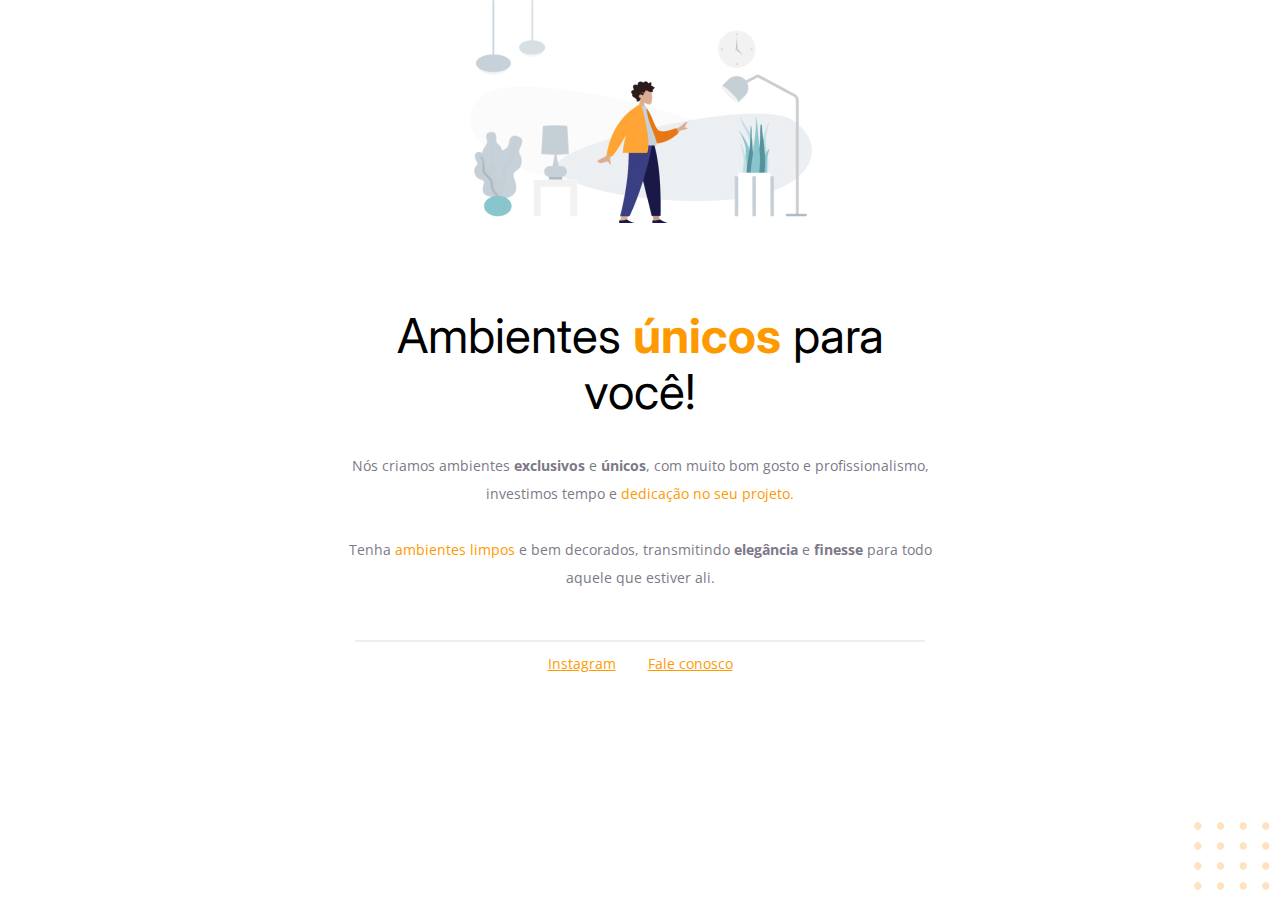
<file: CorrigindoBugs/01_MoveisCustomizados/index.html>
<!-- Instrução que define o tipo do documento. -->
<!DOCTYPE html>
<html lang="pt-br">
  <!-- Tag <head> contém as instruções para a página -->
  <head>
    <link rel="preconnect" href="https://fonts.googleapis.com" />
    <link rel="preconnect" href="https://fonts.gstatic.com" crossorigin />
    <meta charset="UTF-8" />
    <meta name="viewport" content="width=device-width, initial-scale=1.0" />
    <title>Móveis customizados</title>
    <link
      href="https://fonts.googleapis.com/css2?family=Inter:wght@400;700&family=Open+Sans:wght@400;700&display=swap"
      rel="stylesheet"
    />
    <link rel="stylesheet" href="style.css" />
  </head>

  <!-- Tag <body> é o corpo do documento, onde tem as informações que serão mostradas. -->
  <body>

    <div id="hero">
      <img src="images/img1.jpg" alt="Desenho de uma pessoa vestindo uma camisa amarela em uma sala com Móveis"/>
      <h1>Ambientes <span>únicos</span> para <br> você!</h1>
      <p>
        Nós criamos ambientes <strong>exclusivos</strong> e <strong>únicos</strong>, com muito
        bom gosto e profissionalismo, investimos tempo e
        <span>dedicação no seu projeto.</span>
        <br />
        <br />
        Tenha <span>ambientes limpos</span> e bem decorados, transmitindo
        <strong>elegância</strong> e <strong>finesse</strong>
        para todo aquele que estiver ali.
      </p>
    </div>
    
    
    <div class="line"></div>
    <div id="footer">
      <a target="_blank" href="https://instagram.com/moveisparavoce">Instagram</a>
      <a href="mailto:contato@moveisparavoce.com">Fale conosco</a>
    </div>
    <img id="balls" src="images/balls.svg" alt="Bolinhas alaranjadas no canto inferior direito da tela"/>
  </body>
</html>
</file>
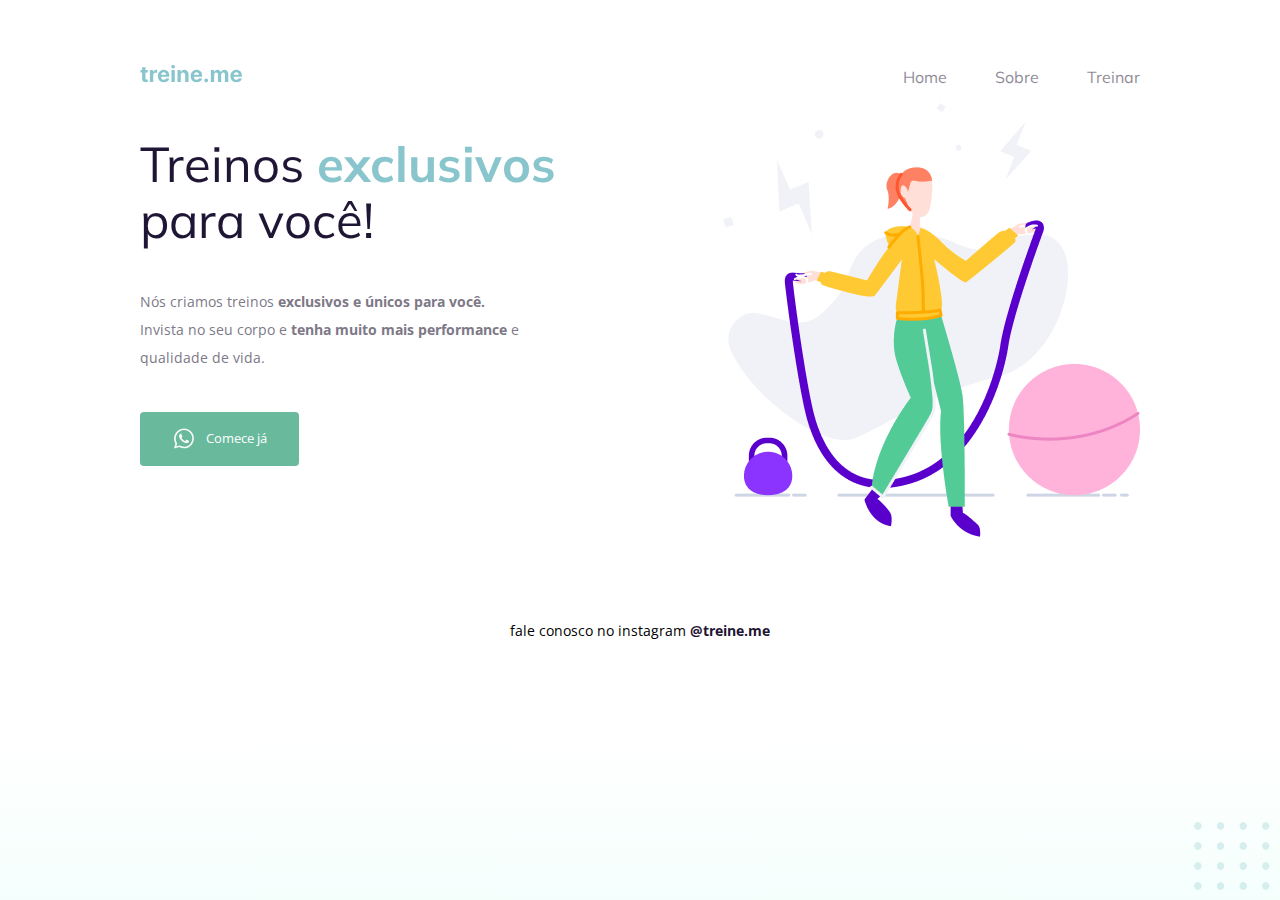
<file: CorrigindoBugs/02_Treine.me/index.html>
<!DOCTYPE html>
<html lang="pt-br">
  <head>
    <link rel="preconnect" href="https://fonts.googleapis.com">
    <link rel="preconnect" href="https://fonts.gstatic.com" crossorigin>

    <meta charset="UTF-8" />
    <meta name="viewport" content="width=device-width, initial-scale=1.0" />
    <title>Treine me</title>

    <link href="https://fonts.googleapis.com/css2?family=Mulish:wght@400;700&family=Open+Sans:wght@400;700&display=swap" rel="stylesheet">

    <link rel="stylesheet" href="style.css">

  </head>
  <body>
    <div class="page">
      <nav>
          <a id="logo" href="#">
            <img src="images/logo.svg" alt="Treine.me" />
          </a>
          <ul>
            <li><a href="#">Home</a></li>
            <li><a href="#">Sobre</a></li>
            <li><a href="#">Treinar</a></li>
          </ul>
      </nav>
      
      <main>
          <section>
            <h1>Treinos <span>exclusivos</span> para você!</h1>
            
            <p>
              Nós criamos treinos <strong>exclusivos e únicos para você.</strong></br>
              Invista no seu corpo e <strong>tenha muito mais performance</strong> e <br> qualidade de vida.
            </p>

            <button>
              <img src="images/whats.svg" alt="Ícone do whatsapp">
              Comece já
            </button>
          </section>
          <img src="images/img.png" alt="Desenho de uma mulher pulando corta numa academia.">
      </main>

      <footer>
          fale conosco no instagram <a href="https://instagram.com/treineme" target="_blank">@treine.me</a>
      </footer>
    </div>

    <img id="balls" src="images/balls.svg" alt="Bolinhas decorativas verdes no canto inferior direito da página.">

  </body>
</html>
</file>
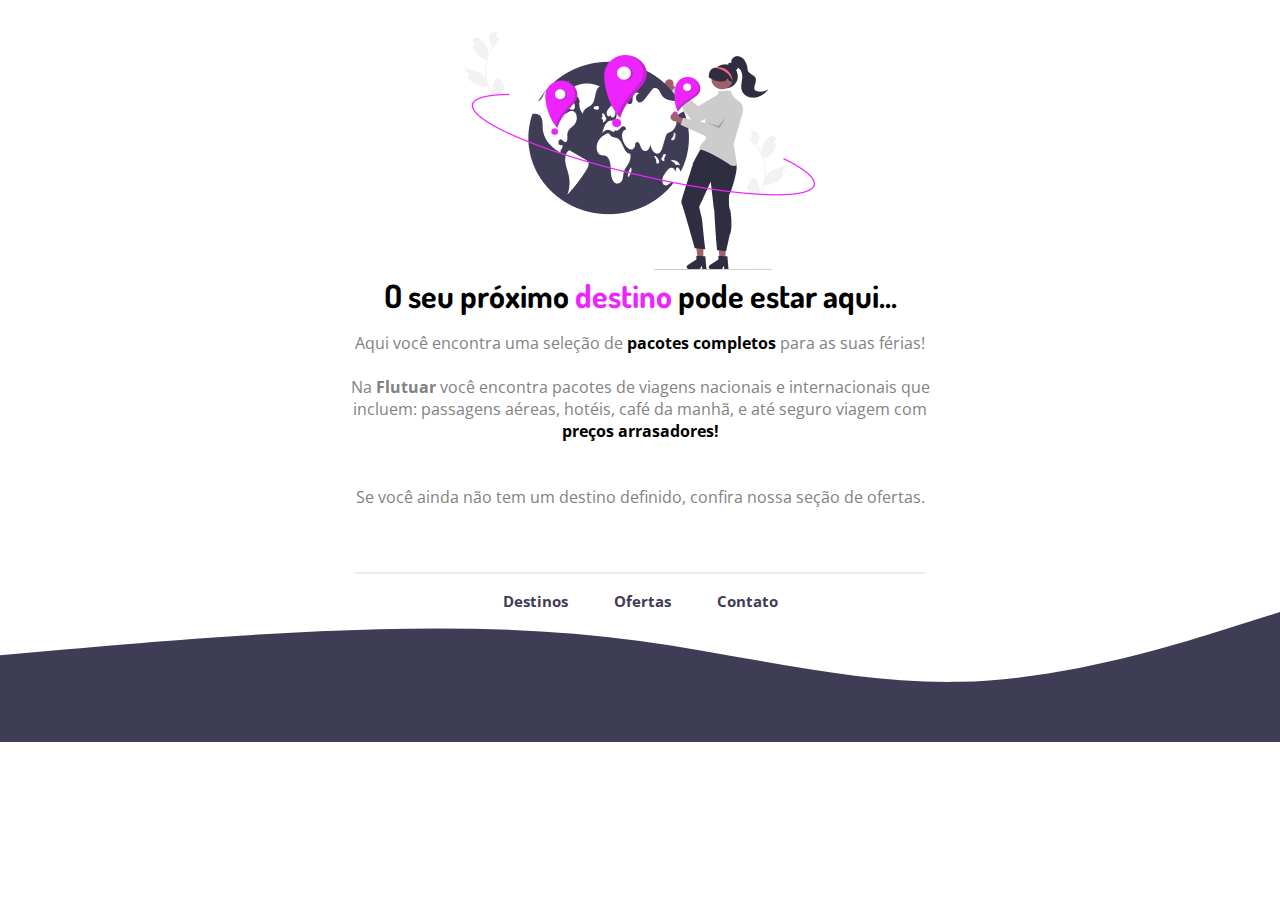
<file: RecriandoLayout/01_Flutuar/index.html>
<!DOCTYPE html>
<html lang="pt-br">
<head>
    <link rel="preconnect" href="https://fonts.googleapis.com">
<link rel="preconnect" href="https://fonts.gstatic.com" crossorigin>
<link href="https://fonts.googleapis.com/css2?family=Dosis:wght@500;700&family=Open+Sans:wght@400;700&display=swap" rel="stylesheet">
    <meta charset="UTF-8">
    <title>Flutuar</title>
    <meta name="viewport" content="width=device-width, initial-scale=1.0">
    <link rel="stylesheet" href="style.css">
    <link rel="shortcut icon" href="img/Favicon.svg" type="image/x-icon">
</head>
<body>

    <div class="main">
        <img src="img/img1.png" alt="">
        <h1 id="title-main">O seu próximo <span>destino</span> pode estar aqui...</h1>
        <p id="text-content">
            Aqui você encontra uma seleção de <strong>pacotes completos</strong> para as suas férias!
            <br>
            <br>
            Na <span>Flutuar</span> você encontra pacotes de viagens nacionais e internacionais que 
            incluem: passagens aéreas, hotéis, café da manhã, e até seguro viagem com <br> 
            <strong>preços arrasadores!</strong>
            <br>
            <br>
            <br>
            Se você ainda não tem um destino definido, confira nossa seção de ofertas.
        </p>
    </div>

    <div class="footer">
        <div id="line"></div>
        <a href="">Destinos</a>
        <a href="">Ofertas</a>
        <a href="">Contato</a>
    </div>
    
    <img class="wave" src="img/Wave.svg" alt="">

</body>
</html>
</file>
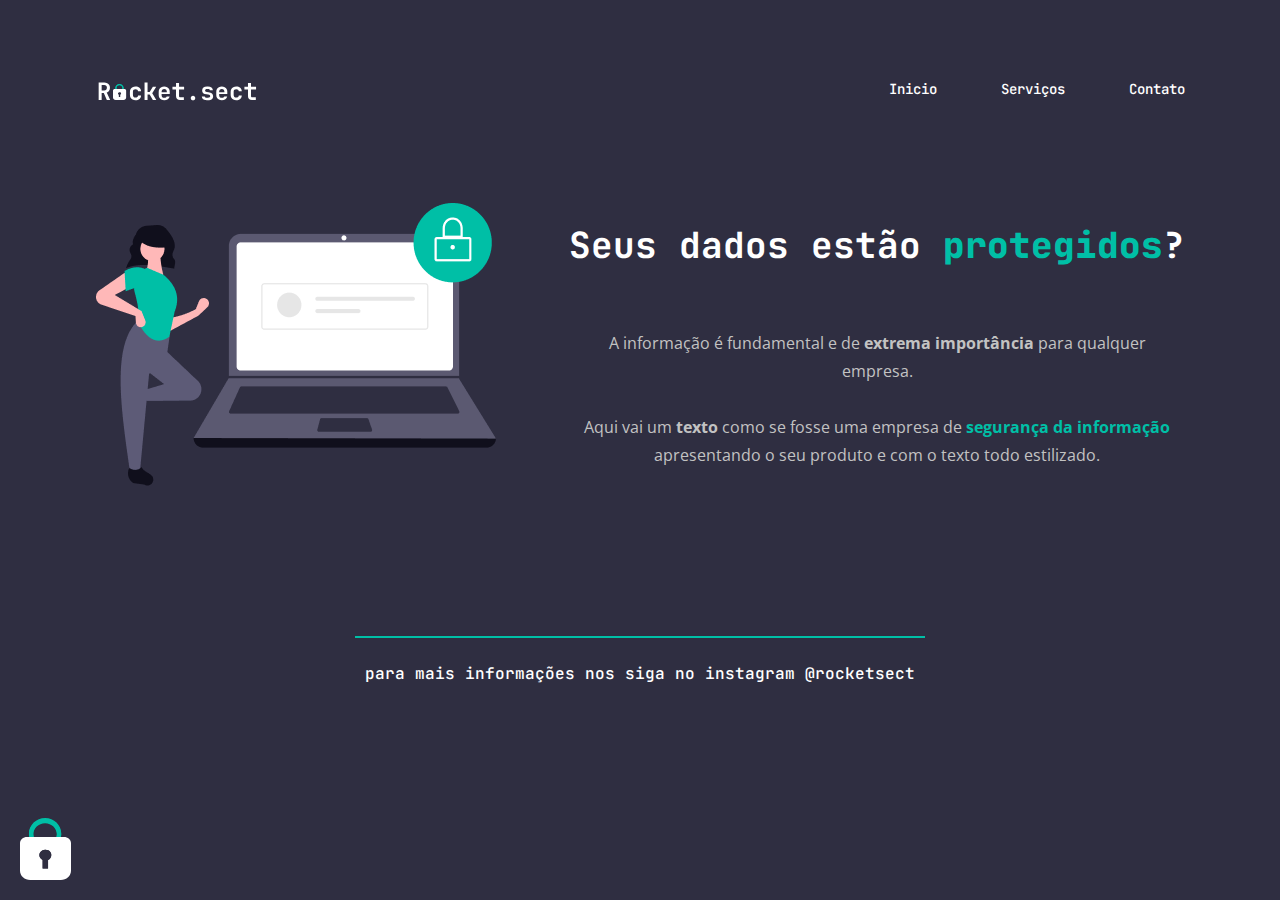
<file: RecriandoLayout/02_Rocket.sect/index.html>
<!DOCTYPE html>
<html lang="pt-br">
<head>
    <link rel="preconnect" href="https://fonts.googleapis.com">
    <link rel="preconnect" href="https://fonts.gstatic.com" crossorigin>
    <link href="https://fonts.googleapis.com/css2?family=JetBrains+Mono:wght@500;700&family=Open+Sans:wght@400;700&display=swap" rel="stylesheet">
    <meta charset="UTF-8">
    <meta name="viewport" content="width=device-width, initial-scale=1.0">
    <title>Rocket.sect</title>
    <link rel="stylesheet" href="style.css">
</head>
<body>
    <div class="page">
        <nav>
            <img src="images/logo.svg" alt="">
            <ul>
                <li><a href="#" target="_blank">Inicio</a></li>
                <li><a href="#" target="_blank">Serviços</a></li>
                <li><a href="#" target="_blank">Contato</a></li>
            </ul>
        </nav>
        
        <main>
            <img src="images/img1.png" alt="">
            <section>
                <h1>Seus dados estão <strong>protegidos</strong>?</h1>
                <p>A informação é fundamental e de <span>extrema importância</span> para qualquer <br> empresa.
                    <br> <br> 
                    Aqui vai um  <span>texto</span> como se fosse uma empresa de <strong>segurança da informação</strong> <br> 
                    apresentando o seu produto e com o texto todo estilizado.</p>
            </section>
        </main>

        <footer>
            <div class="line"></div>
            <p>para mais informações nos siga no instagram <a href="">@rocketsect</a></p>
        </footer>

    </div>

    <img id="padlock" src="images/padlock.svg" alt="">

</body>
</html>
</file>
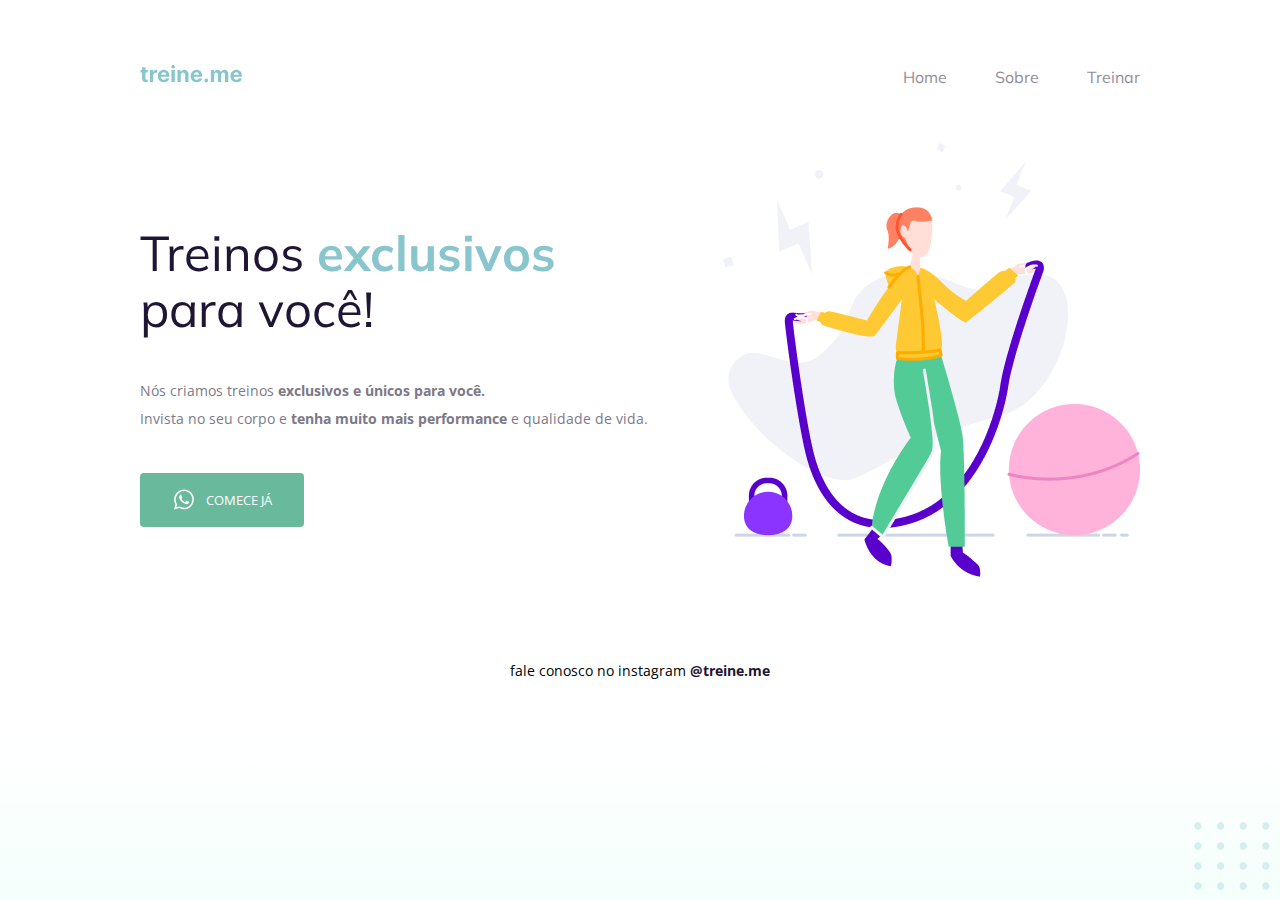
<file: SemanticaAcessibilidade/01_treine.me/index.html>
<!DOCTYPE html>
<html lang="pt-br">
  <head>
    <link rel="preconnect" href="https://fonts.googleapis.com">
    <link rel="preconnect" href="https://fonts.gstatic.com" crossorigin>
    <meta charset="UTF-8" />
    <meta name="viewport" content="width=device-width, initial-scale=1.0" />
    <title>Treine me</title>
    <link href="https://fonts.googleapis.com/css2?family=Mulish:wght@400;700&family=Open+Sans:wght@400;700&display=swap" rel="stylesheet">
    <link rel="stylesheet" href="style.css">

  </head>
  <body>
    <div class="page">
        <nav>
            <a id="logo" href="#">
              <img src="images/logo.svg" alt="Treine.me" />
            </a>
            <ul>
              <li><a href="#">Home</a></li>
              <li><a href="#">Sobre</a></li>
              <li><a href="#">Treinar</a></li>
            </ul>
        </nav>
    
      <main>
          <section>
              <h1>Treinos <span>exclusivos</span> para você!</h1>
              <p>
                Nós criamos treinos <strong>exclusivos e únicos para você.</strong></br>
                Invista no seu corpo e <strong>tenha muito mais performance</strong> e qualidade de vida.
              </p>
              <button>
                  <img src="images/whats.svg" alt="Ícone do whatsapp">
                  Comece já
              </button>
          </section>

          <img src="images/img.png" alt="Desenho de uma mulher pulando corta numa academia.">
          
      </main>
      <footer>
          fale conosco no instagram <a href="https://instagram.com/treineme" target="_blank">@treine.me</a>
      </footer>
    </div>

    <img id="balls" src="images/balls.svg" alt="Bolinhas decorativas verdes no canto inferior direito da página.">

  </body>
</html>
</file>
<file: CorrigindoBugs/01_MoveisCustomizados/style.css>
body {
  font-family: "Open Sans", sans-serif;
  text-align: center;
  margin: 0;
}

#hero {
    width: 592px;
    margin: 0 auto 48px;
}

#hero img {
    margin-bottom: 48px;
}

h1 {
  font-family: "Inter", sans-serif;
  font-size: 48px;
  line-height: 56px;
  font-weight: normal;
  margin-bottom: 32px;
}

h1 span {
  font-weight: bold;
}

span, a {
  color: #ff9900;
}

p, #footer {
  color: #7d7987;
  font-size: 14px;
  line-height: 28px;
}

#footer a + a {
    margin-left: 28px;
}

.line {
    width: 568px;
    height: 0;
    margin: 0 auto 8px;
    border: 1px solid #ECEFF2;
}

#balls {
    position: fixed;
    bottom: 0;
    right: 0;
}
</file>
<file: CorrigindoBugs/02_Treine.me/style.css>
body {
    margin: 0;
  
    font-family: "Open Sans", sans-serif;
  
    background: linear-gradient(180deg, rgb(227, 255, 248, 0) 82.08%, rgb(227, 255, 248, 0.38) 100%);
  
    min-height: 100vh;
  }
  
  .page {
    width: 1000px;
    margin: 0 auto;
    padding-top: 65px;
  }
  
  nav {
    display: flex;
    justify-content: space-between;
    align-items: center;
    
    margin-bottom: 15px;
  }
  
  ul {
    display: flex;
    gap: 48px;
    list-style: none;
    margin: 0;
    padding: 0;
  }
  
  a {
    color: #1f1534;
    text-decoration: none;
  }
  
  ul li a {
      opacity: 0.5;
  }
  
  ul li a:hover {
    font-weight: bold;
    opacity: 1;
  }
  
  h1,
  ul {
    font-family: "Mulish", sans-serif;
  }

  main {
    display: flex;
    justify-content: space-between;
  }

  h1 {
    font-size: 49px;
    line-height: 56px;
    color: #1f1534;
  
    font-weight: normal;
  
    width: 490px;
  }
  
  h1 span {
    color: #89c5cc;
    font-weight: bold;
  }
  
  section p {
    font-size: 14px;
    line-height: 28px;
    color: #7d7987;
  
    margin: 40px 0;
  }
  
  button {
    color: white;
    font-family: "Open Sans", sans-serif;
  
    background: #69B99D;
    border: 0;
    border-radius: 4px;
    padding: 14px 32px 15px;
  
    display: flex;
    justify-content: center;
    align-items: center;
    gap: 10px;
  
    border-radius: 4px;
  
    cursor: pointer;
  }
  
  button:hover {
      background: #4EA788;
  }
  
  footer {
    font-size: 14px;
    line-height: 28px;
  
    text-align: center;
  
    margin-top: 80px;
  }
  
  footer a {
    font-weight: bold;
  }
  
  #balls {
    position: fixed;
      bottom: 0;
      right: 0;
  }
</file>
<file: RecriandoLayout/01_Flutuar/style.css>
* {
    padding:0;
    margin:0;
    vertical-align:baseline;
    list-style:none;
    border: 0;
    overflow-y: hidden;
}


body {
    text-align: center;
    font-family: 'Open Sans';
    font-weight: 400;
    margin: 0px;
    padding: 0px;
    border: 0px;
}

.main {
    width: 620px;
    margin: 32px auto 64px;
}

#title-main {
    font-family: 'Dosis', sans-serif;
    margin-bottom: 16px;
}

#title-main span {
    color: #EE24FF;
    font-weight: 700;
    font-size: 32px;
    line-height: 40.45px;

}

#text-content {
    font-family: 'Open Sans', sans-serif;
    font-weight: 400;
    color: #828282;
}

#text-content strong {
    color: #000000;
}

#text-content span {
    font-weight: 700;
}


.footer a {
    font-family: 'Open Sans';
    font-size: 15px;
    text-decoration: none;
    font-weight: 700;
    color: #3F3D56;
    transition: 500ms;
}

.footer a:hover {
    color: #EE24FF;
    transition: 500ms;
}

.footer a + a {
    margin-left: 42px;
}


.footer #line {
    width: 568px;
    height: 0px;
    border: 1px #ECEFF2 solid;
    margin: 0 auto 16px;
  }

  .wave {
    display: block;
    width: 100%;
    margin: 0px;
    padding: 0px;
  }
</file>
<file: RecriandoLayout/02_Rocket.sect/style.css>
/* 
font-family: 'JetBrains Mono', monospace;
font-family: 'Open Sans', sans-serif;
*/

* {
    margin: 0px;
    padding: 0px;
}

body {
    background-color: #2F2E41;
    min-height: 100vh;
}

.page {
    width: 1090px;
    margin: 0 auto;
    padding-top: 75px;
}

nav {
    display: flex;
    justify-content: space-between;
    align-items: center;
}

ul {
    display: flex;
    gap: 64px;
    list-style: none;

    font-size: 14px;
    line-height: 28px;
    font-weight: 500;
    font-family: 'JetBrains Mono', monospace
}

ul a {
    text-decoration: none;
    color: #ffffff;
    transition: 400ms;
}

ul a:hover {
    color: #00BFA6;
    transition: 400ms;
}

main {
    display: flex;
    justify-content: space-between;
    align-items: center;
    text-align: center;
    margin-top: 100px;
}

section h1 {
    color: #ffffff;
    font-size: 36px;
    font-family: 'JetBrains Mono', monospace
}

section h1 strong {
    color: #00BFA6;
}

section p {
    color: #C2C2C2;
    font-family: 'Open Sans', sans-serif;
    font-size: 16px;
    line-height: 28px;
    font-weight: 400;
    margin-top: 60px;
}

section p span {
    font-weight: 700;
}

section p strong {
    color: #00BFA6;
}


footer {
    font-family: 'JetBrains Mono', monospace;
    font-size: 16px;
    font-weight: 500;
    text-align: center;
    color: #ffffff;
    margin-top: 150px;
}

.line {
    border: #00BFA6 1px solid;
    width: 568px;
    margin: 0 auto 25px;
}

footer a {
    text-decoration: none;
    color: #ffffff;
    cursor: pointer;
    transition: 400ms;
}

footer a:hover {
    color: #00BFA6;
    transition: 400ms;
}







#padlock {
    position: fixed;
    bottom: 20px;
    left: 20px;
}
</file>
<file: SemanticaAcessibilidade/01_treine.me/style.css>
body {
  margin: 0;

  font-family: "Open Sans", sans-serif;

  background: linear-gradient(180deg, rgb(227, 255, 248, 0) 82.08%, rgb(227, 255, 248, 0.38) 100%);

  min-height: 100vh;
}

.page {
  width: 1000px;
  margin: 0 auto;
  padding-top: 65px;
}

nav {
  display: flex;
  justify-content: space-between;
  align-items: center;

  margin-bottom: 55px;
}

ul {
  display: flex;
  gap: 48px;
  list-style: none;
  margin: 0;
  padding: 0;
}

a {
  color: #1f1534;
  text-decoration: none;
}

ul li a {
    opacity: 0.5;
    transition: 400ms;
    cursor: pointer;
}

ul li a:hover {
  opacity: 1;
  transition: 400ms;
}

ul,
h1 {
  font-family: "Mulish", sans-serif;
}

main {
  display: flex;
  align-items: center;
  justify-content: space-between;
}

h1 {
  font-size: 49px;
  line-height: 56px;
  color: #1f1534;

  font-weight: normal;

  width: 490px;
}

h1 span {
  color: #89c5cc;
  font-weight: bold;
}

p {
  font-size: 14px;
  line-height: 28px;
  color: #7d7987;

  margin: 40px 0;
}

button {
  color: white;
  text-transform: uppercase;
  font-family: "Open Sans", sans-serif;

  background: #69B99D;
  border: 0;
  padding: 14px 32px 15px;

  display: flex;
  align-items: center;
  justify-content: center;
  gap: 10px;

  border-radius: 4px;

  cursor: pointer;
  transition: 300ms;
}

button:hover {
  background-color: #7ad4b5;
  transition: 300ms;
}

footer {
  font-size: 14px;
  line-height: 28px;

  text-align: center;

  margin-top: 80px;
}

footer a {
  font-weight: bold;
}

#balls {
    position: fixed;
    bottom: 0;
    right: 0;
}
</file>
